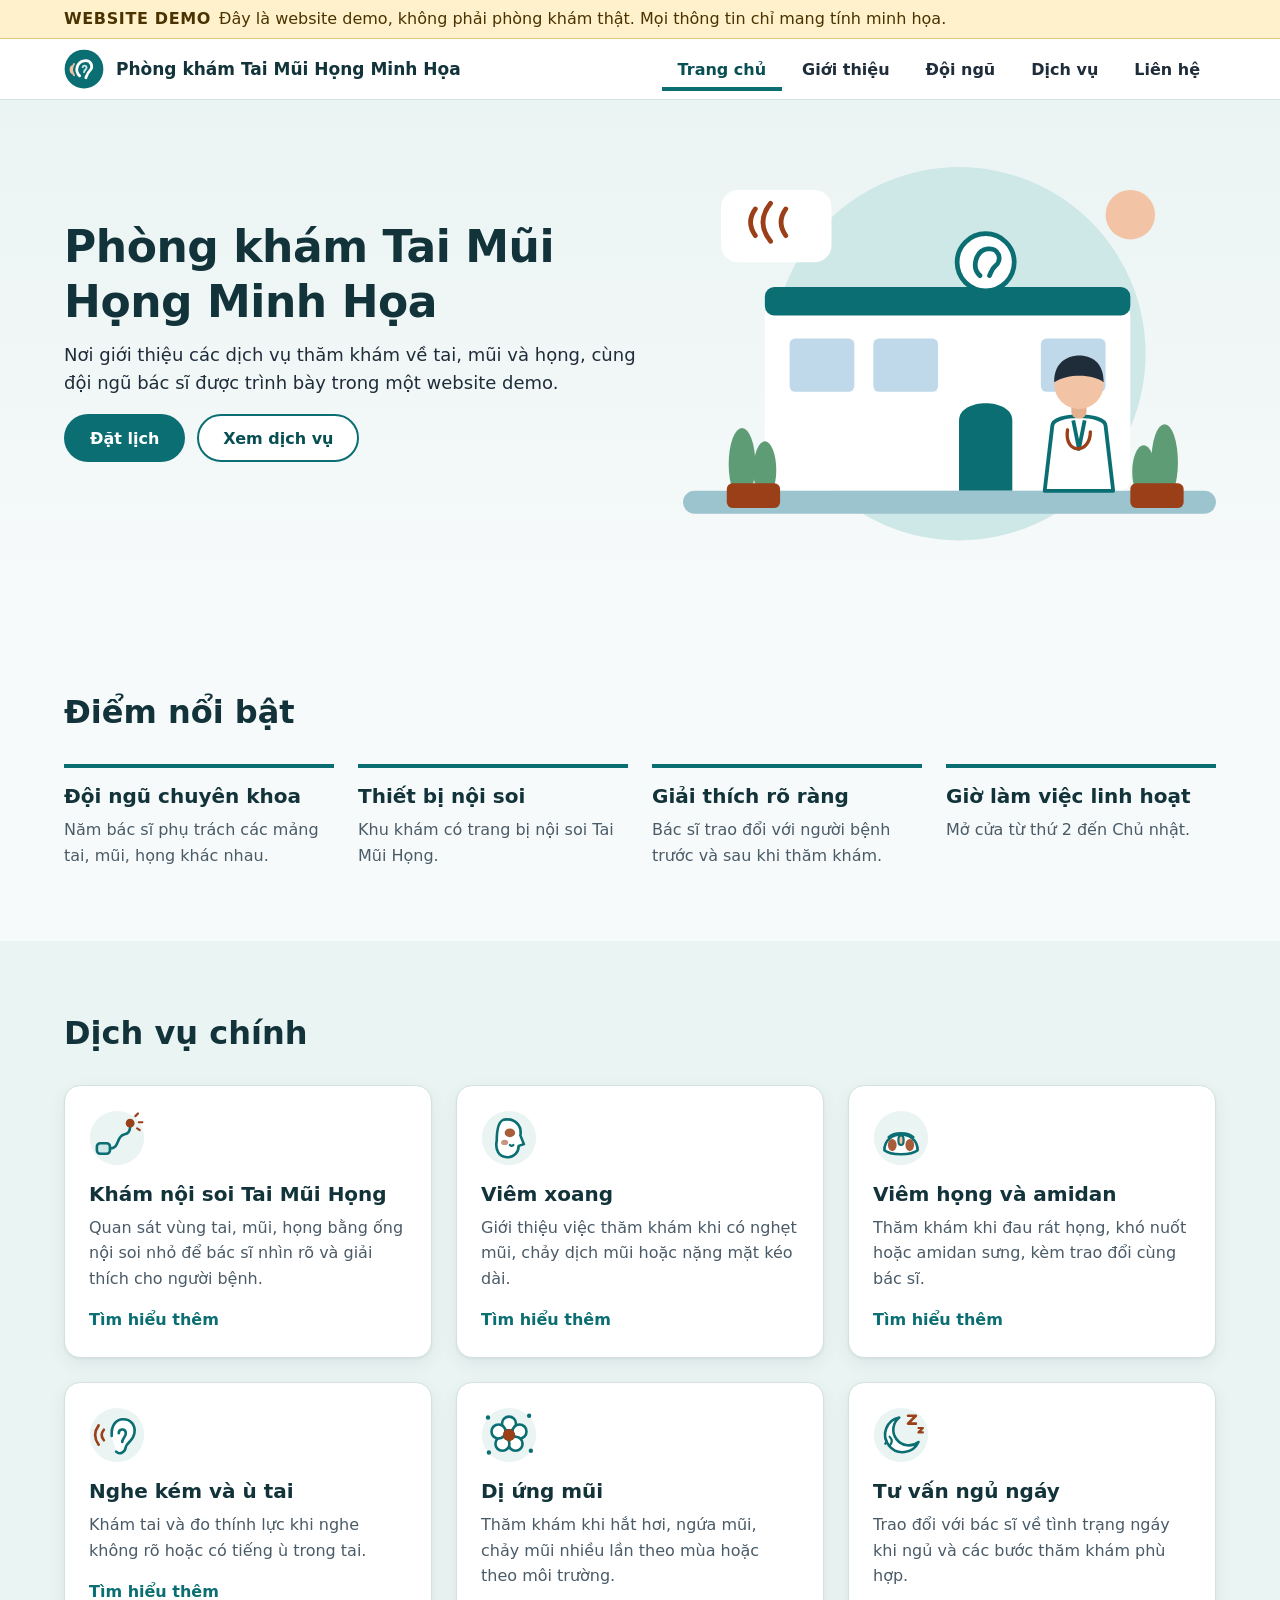
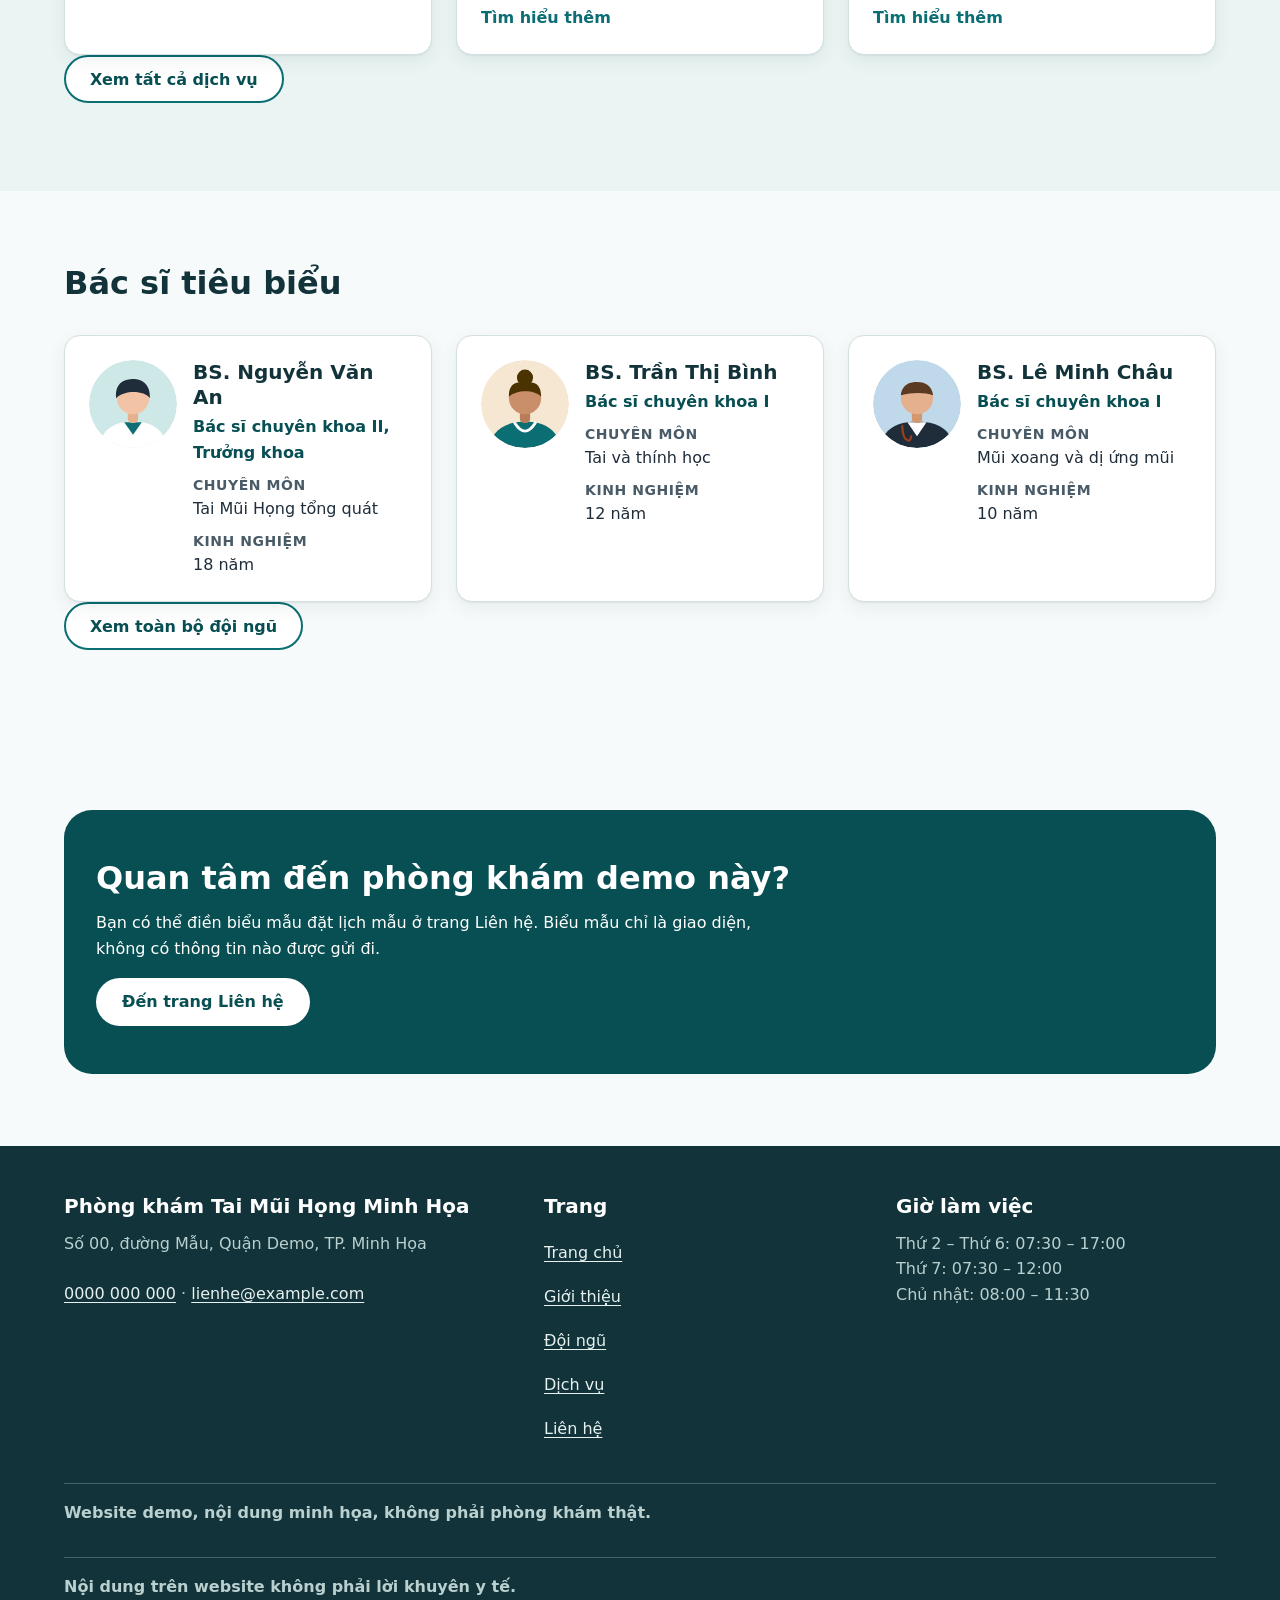
<file: site/index.html>
<!doctype html>
<html lang="vi">
<head>
<meta charset="utf-8">
<meta name="viewport" content="width=device-width, initial-scale=1">
<title>Phòng khám Tai Mũi Họng Minh Họa – Website demo</title>
<meta name="description" content="Trang giới thiệu minh họa của Phòng khám Tai Mũi Họng Minh Họa: dịch vụ, đội ngũ bác sĩ và thông tin liên hệ. Đây là website demo, không phải phòng khám thật.">
<meta name="robots" content="noindex">
<meta property="og:title" content="Phòng khám Tai Mũi Họng Minh Họa – Website demo"><meta property="og:description" content="Trang giới thiệu minh họa của Phòng khám Tai Mũi Họng Minh Họa: dịch vụ, đội ngũ bác sĩ và thông tin liên hệ. Đây là website demo, không phải phòng khám thật.">
<meta property="og:type" content="website"><meta property="og:locale" content="vi_VN">
<link rel="icon" href="assets/img/favicon.svg" type="image/svg+xml">
<link rel="stylesheet" href="assets/css/style.css">
<script src="assets/js/main.js"></script>
</head>
<body>
<a class="skip-link" href="#noi-dung">Bỏ qua để tới nội dung</a>
<div class="demo-banner" role="note" aria-label="Thông báo demo">
<div class="container"><strong>Website demo</strong> <span>Đây là website demo, không phải phòng khám thật. Mọi thông tin chỉ mang tính minh họa.</span></div>
</div>
<header class="site-header">
<div class="container header-inner">
<a class="brand" href="index.html"><img src="assets/img/logo.svg" alt="" width="40" height="40"><span>Phòng khám Tai Mũi Họng Minh Họa</span></a>
<button class="nav-toggle" type="button" aria-expanded="false" aria-controls="site-nav"><span class="nav-toggle-bars" aria-hidden="true"></span><span>Menu</span></button>
<nav class="site-nav" id="site-nav" aria-label="Điều hướng chính">
<ul>
<li><a href="index.html" aria-current="page">Trang chủ</a></li>
<li><a href="gioi-thieu.html">Giới thiệu</a></li>
<li><a href="doi-ngu.html">Đội ngũ</a></li>
<li><a href="dich-vu.html">Dịch vụ</a></li>
<li><a href="lien-he.html">Liên hệ</a></li>
</ul>
</nav>
</div>
</header>
<main id="noi-dung" tabindex="-1">
<section class="hero"><div class="container hero-inner">
<div>
<h1>Phòng khám Tai Mũi Họng Minh Họa</h1>
<p class="lead">Nơi giới thiệu các dịch vụ thăm khám về tai, mũi và họng, cùng đội ngũ bác sĩ được trình bày trong một website demo.</p>
<p class="btn-row"><a class="btn btn--primary" href="lien-he.html">Đặt lịch</a> <a class="btn btn--secondary" href="dich-vu.html">Xem dịch vụ</a></p>
</div>
<div class="hero-art"><img src="assets/img/hero.svg" alt="" width="540" height="420"></div>
</div></section>
<section class="section" aria-labelledby="noi-bat-title"><div class="container">
<div class="section-head"><h2 id="noi-bat-title">Điểm nổi bật</h2></div>
<div class="grid grid--4">
<div class="feature"><h3>Đội ngũ chuyên khoa</h3><p>Năm bác sĩ phụ trách các mảng tai, mũi, họng khác nhau.</p></div>
<div class="feature"><h3>Thiết bị nội soi</h3><p>Khu khám có trang bị nội soi Tai Mũi Họng.</p></div>
<div class="feature"><h3>Giải thích rõ ràng</h3><p>Bác sĩ trao đổi với người bệnh trước và sau khi thăm khám.</p></div>
<div class="feature"><h3>Giờ làm việc linh hoạt</h3><p>Mở cửa từ thứ 2 đến Chủ nhật.</p></div>
</div></div></section>
<section class="section section--tint" aria-labelledby="dich-vu-title"><div class="container">
<div class="section-head"><h2 id="dich-vu-title">Dịch vụ chính</h2></div>
<div class="grid grid--3">
<article class="card service-card"><img src="assets/img/icon-noi-soi.svg" alt="" width="56" height="56"><h3>Khám nội soi Tai Mũi Họng</h3><p>Quan sát vùng tai, mũi, họng bằng ống nội soi nhỏ để bác sĩ nhìn rõ và giải thích cho người bệnh.</p><a href="dich-vu.html#kham-noi-soi">Tìm hiểu thêm<span class="visually-hidden">: Khám nội soi Tai Mũi Họng</span></a></article>
<article class="card service-card"><img src="assets/img/icon-viem-xoang.svg" alt="" width="56" height="56"><h3>Viêm xoang</h3><p>Giới thiệu việc thăm khám khi có nghẹt mũi, chảy dịch mũi hoặc nặng mặt kéo dài.</p><a href="dich-vu.html#viem-xoang">Tìm hiểu thêm<span class="visually-hidden">: Viêm xoang</span></a></article>
<article class="card service-card"><img src="assets/img/icon-viem-hong.svg" alt="" width="56" height="56"><h3>Viêm họng và amidan</h3><p>Thăm khám khi đau rát họng, khó nuốt hoặc amidan sưng, kèm trao đổi cùng bác sĩ.</p><a href="dich-vu.html#viem-hong-amidan">Tìm hiểu thêm<span class="visually-hidden">: Viêm họng và amidan</span></a></article>
<article class="card service-card"><img src="assets/img/icon-nghe-kem.svg" alt="" width="56" height="56"><h3>Nghe kém và ù tai</h3><p>Khám tai và đo thính lực khi nghe không rõ hoặc có tiếng ù trong tai.</p><a href="dich-vu.html#nghe-kem-u-tai">Tìm hiểu thêm<span class="visually-hidden">: Nghe kém và ù tai</span></a></article>
<article class="card service-card"><img src="assets/img/icon-di-ung-mui.svg" alt="" width="56" height="56"><h3>Dị ứng mũi</h3><p>Thăm khám khi hắt hơi, ngứa mũi, chảy mũi nhiều lần theo mùa hoặc theo môi trường.</p><a href="dich-vu.html#di-ung-mui">Tìm hiểu thêm<span class="visually-hidden">: Dị ứng mũi</span></a></article>
<article class="card service-card"><img src="assets/img/icon-ngu-ngay.svg" alt="" width="56" height="56"><h3>Tư vấn ngủ ngáy</h3><p>Trao đổi với bác sĩ về tình trạng ngáy khi ngủ và các bước thăm khám phù hợp.</p><a href="dich-vu.html#tu-van-ngu-ngay">Tìm hiểu thêm<span class="visually-hidden">: Tư vấn ngủ ngáy</span></a></article>
</div>
<p class="btn-row"><a class="btn btn--secondary" href="dich-vu.html">Xem tất cả dịch vụ</a></p>
</div></section>
<section class="section" aria-labelledby="bac-si-title"><div class="container">
<div class="section-head"><h2 id="bac-si-title">Bác sĩ tiêu biểu</h2></div>
<div class="grid grid--3">
<article class="card doctor-card"><img src="assets/img/avatar-1.svg" alt="" width="88" height="88"><div><h3>BS. Nguyễn Văn An</h3><p class="doctor-role">Bác sĩ chuyên khoa II, Trưởng khoa</p><dl class="meta"><div><dt>Chuyên môn</dt><dd>Tai Mũi Họng tổng quát</dd></div><div><dt>Kinh nghiệm</dt><dd>18 năm</dd></div></dl></div></article>
<article class="card doctor-card"><img src="assets/img/avatar-2.svg" alt="" width="88" height="88"><div><h3>BS. Trần Thị Bình</h3><p class="doctor-role">Bác sĩ chuyên khoa I</p><dl class="meta"><div><dt>Chuyên môn</dt><dd>Tai và thính học</dd></div><div><dt>Kinh nghiệm</dt><dd>12 năm</dd></div></dl></div></article>
<article class="card doctor-card"><img src="assets/img/avatar-3.svg" alt="" width="88" height="88"><div><h3>BS. Lê Minh Châu</h3><p class="doctor-role">Bác sĩ chuyên khoa I</p><dl class="meta"><div><dt>Chuyên môn</dt><dd>Mũi xoang và dị ứng mũi</dd></div><div><dt>Kinh nghiệm</dt><dd>10 năm</dd></div></dl></div></article>
</div>
<p class="btn-row"><a class="btn btn--secondary" href="doi-ngu.html">Xem toàn bộ đội ngũ</a></p>
</div></section>
<section class="section" aria-labelledby="cta-title"><div class="container">
<div class="cta"><h2 id="cta-title">Quan tâm đến phòng khám demo này?</h2>
<p>Bạn có thể điền biểu mẫu đặt lịch mẫu ở trang Liên hệ. Biểu mẫu chỉ là giao diện, không có thông tin nào được gửi đi.</p>
<a class="btn btn--light" href="lien-he.html">Đến trang Liên hệ</a></div>
</div></section>
</main>
<footer class="site-footer">
<div class="container">
<div class="footer-grid">
<div>
<h2>Phòng khám Tai Mũi Họng Minh Họa</h2>
<p>Số 00, đường Mẫu, Quận Demo, TP. Minh Họa</p>
<p><a href="tel:0000000000">0000 000 000</a> · <a href="mailto:lienhe@example.com">lienhe@example.com</a></p>
</div>
<nav aria-label="Liên kết chân trang">
<h2>Trang</h2>
<ul>
<li><a href="index.html">Trang chủ</a></li><li><a href="gioi-thieu.html">Giới thiệu</a></li>
<li><a href="doi-ngu.html">Đội ngũ</a></li><li><a href="dich-vu.html">Dịch vụ</a></li>
<li><a href="lien-he.html">Liên hệ</a></li>
</ul>
</nav>
<div>
<h2>Giờ làm việc</h2>
<p>Thứ 2 – Thứ 6: 07:30 – 17:00<br>Thứ 7: 07:30 – 12:00<br>Chủ nhật: 08:00 – 11:30</p>
</div>
</div>
<p class="footer-demo">Website demo, nội dung minh họa, không phải phòng khám thật.</p>
<p class="footer-demo">Nội dung trên website không phải lời khuyên y tế.</p>
</div>
</footer>
</body>
</html>
</file>
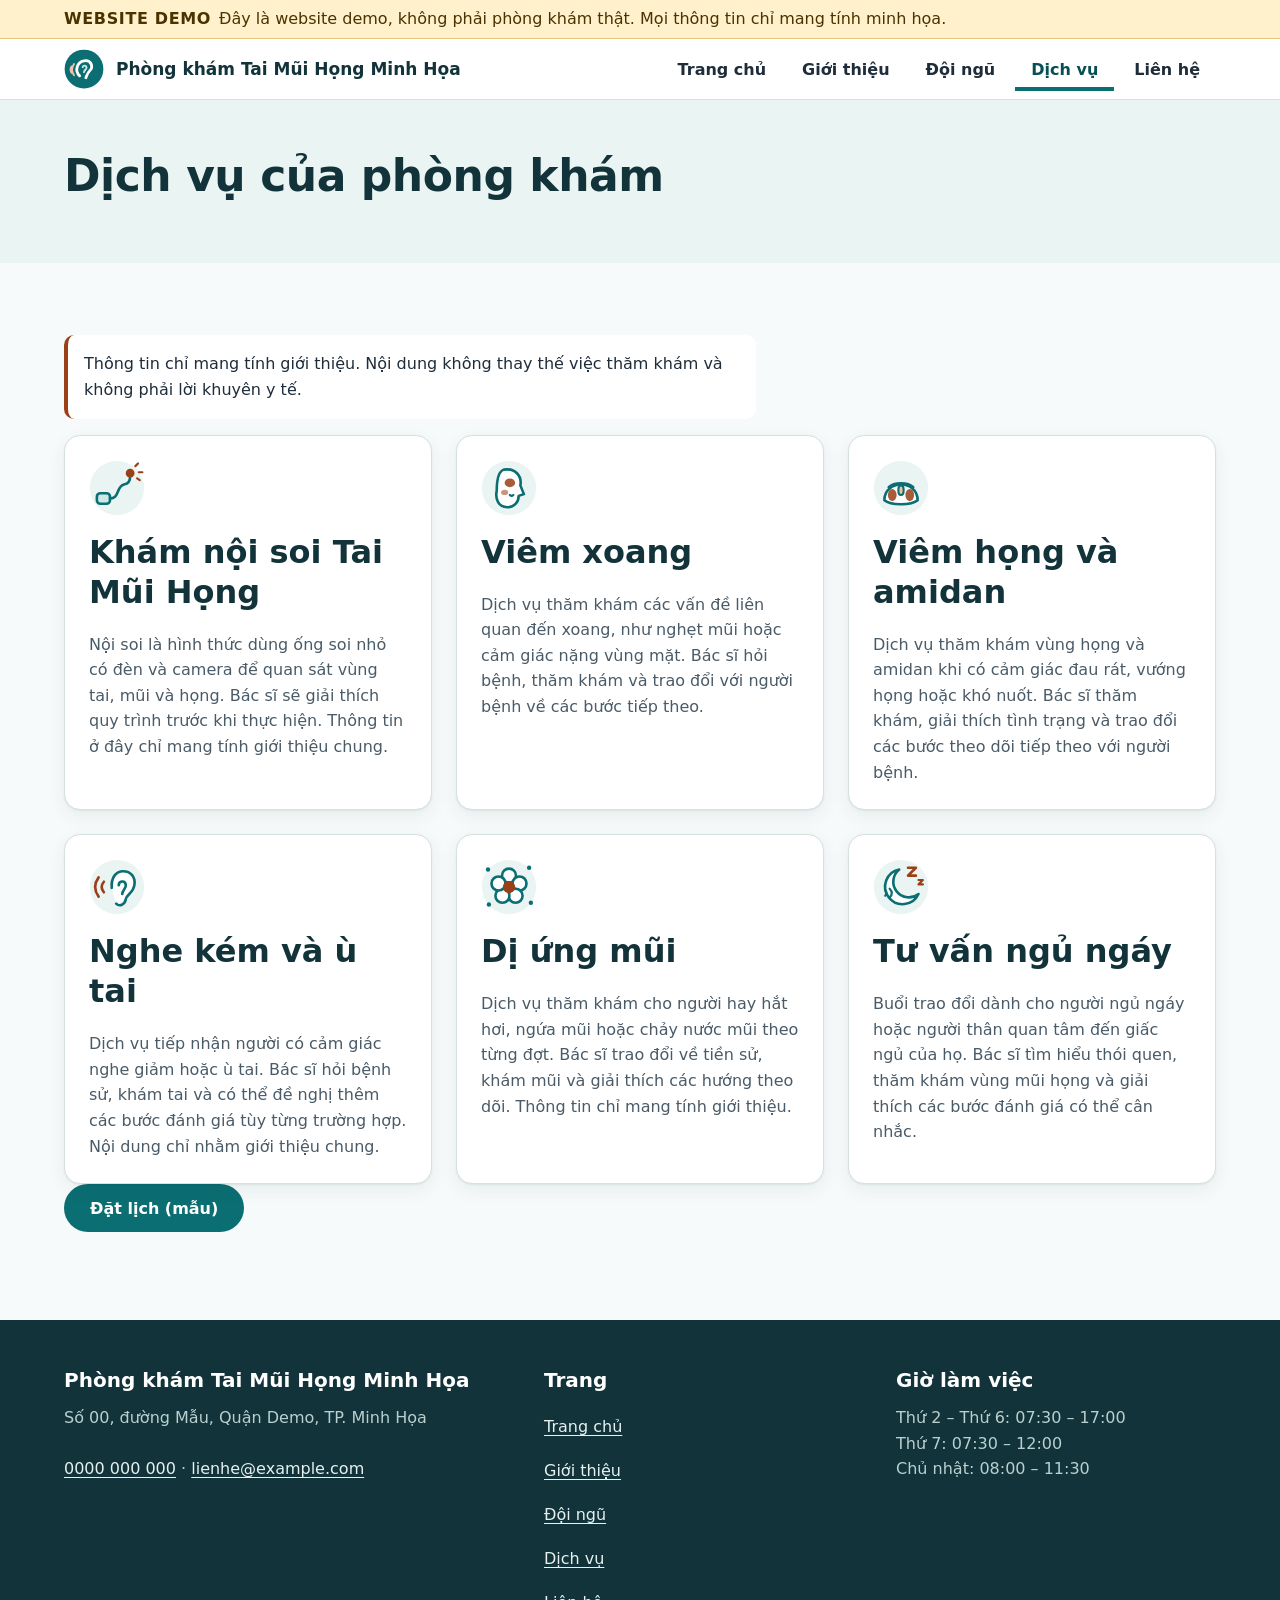
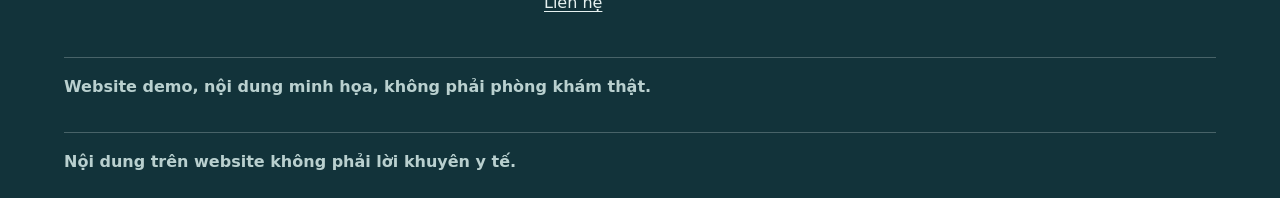
<file: site/dich-vu.html>
<!doctype html>
<html lang="vi">
<head>
<meta charset="utf-8">
<meta name="viewport" content="width=device-width, initial-scale=1">
<title>Dịch vụ – Phòng khám Tai Mũi Họng Minh Họa</title>
<meta name="description" content="Sáu dịch vụ thăm khám tai, mũi, họng của Phòng khám Tai Mũi Họng Minh Họa, trình bày ở mức giới thiệu chung trong website demo.">
<meta name="robots" content="noindex">
<meta property="og:title" content="Dịch vụ – Phòng khám Tai Mũi Họng Minh Họa"><meta property="og:description" content="Sáu dịch vụ thăm khám tai, mũi, họng của Phòng khám Tai Mũi Họng Minh Họa, trình bày ở mức giới thiệu chung trong website demo.">
<meta property="og:type" content="website"><meta property="og:locale" content="vi_VN">
<link rel="icon" href="assets/img/favicon.svg" type="image/svg+xml">
<link rel="stylesheet" href="assets/css/style.css">
<script src="assets/js/main.js"></script>
</head>
<body>
<a class="skip-link" href="#noi-dung">Bỏ qua để tới nội dung</a>
<div class="demo-banner" role="note" aria-label="Thông báo demo">
<div class="container"><strong>Website demo</strong> <span>Đây là website demo, không phải phòng khám thật. Mọi thông tin chỉ mang tính minh họa.</span></div>
</div>
<header class="site-header">
<div class="container header-inner">
<a class="brand" href="index.html"><img src="assets/img/logo.svg" alt="" width="40" height="40"><span>Phòng khám Tai Mũi Họng Minh Họa</span></a>
<button class="nav-toggle" type="button" aria-expanded="false" aria-controls="site-nav"><span class="nav-toggle-bars" aria-hidden="true"></span><span>Menu</span></button>
<nav class="site-nav" id="site-nav" aria-label="Điều hướng chính">
<ul>
<li><a href="index.html">Trang chủ</a></li>
<li><a href="gioi-thieu.html">Giới thiệu</a></li>
<li><a href="doi-ngu.html">Đội ngũ</a></li>
<li><a href="dich-vu.html" aria-current="page">Dịch vụ</a></li>
<li><a href="lien-he.html">Liên hệ</a></li>
</ul>
</nav>
</div>
</header>
<main id="noi-dung" tabindex="-1">
<section class="page-hero"><div class="container"><h1>Dịch vụ của phòng khám</h1></div></section>
<section class="section"><div class="container">
<p class="note" role="note">Thông tin chỉ mang tính giới thiệu. Nội dung không thay thế việc thăm khám và không phải lời khuyên y tế.</p>
<div class="grid grid--3">
<article class="card service-card" id="kham-noi-soi"><img src="assets/img/icon-noi-soi.svg" alt="" width="56" height="56"><h2>Khám nội soi Tai Mũi Họng</h2><p>Nội soi là hình thức dùng ống soi nhỏ có đèn và camera để quan sát vùng tai, mũi và họng. Bác sĩ sẽ giải thích quy trình trước khi thực hiện. Thông tin ở đây chỉ mang tính giới thiệu chung.</p></article>
<article class="card service-card" id="viem-xoang"><img src="assets/img/icon-viem-xoang.svg" alt="" width="56" height="56"><h2>Viêm xoang</h2><p>Dịch vụ thăm khám các vấn đề liên quan đến xoang, như nghẹt mũi hoặc cảm giác nặng vùng mặt. Bác sĩ hỏi bệnh, thăm khám và trao đổi với người bệnh về các bước tiếp theo.</p></article>
<article class="card service-card" id="viem-hong-amidan"><img src="assets/img/icon-viem-hong.svg" alt="" width="56" height="56"><h2>Viêm họng và amidan</h2><p>Dịch vụ thăm khám vùng họng và amidan khi có cảm giác đau rát, vướng họng hoặc khó nuốt. Bác sĩ thăm khám, giải thích tình trạng và trao đổi các bước theo dõi tiếp theo với người bệnh.</p></article>
<article class="card service-card" id="nghe-kem-u-tai"><img src="assets/img/icon-nghe-kem.svg" alt="" width="56" height="56"><h2>Nghe kém và ù tai</h2><p>Dịch vụ tiếp nhận người có cảm giác nghe giảm hoặc ù tai. Bác sĩ hỏi bệnh sử, khám tai và có thể đề nghị thêm các bước đánh giá tùy từng trường hợp. Nội dung chỉ nhằm giới thiệu chung.</p></article>
<article class="card service-card" id="di-ung-mui"><img src="assets/img/icon-di-ung-mui.svg" alt="" width="56" height="56"><h2>Dị ứng mũi</h2><p>Dịch vụ thăm khám cho người hay hắt hơi, ngứa mũi hoặc chảy nước mũi theo từng đợt. Bác sĩ trao đổi về tiền sử, khám mũi và giải thích các hướng theo dõi. Thông tin chỉ mang tính giới thiệu.</p></article>
<article class="card service-card" id="tu-van-ngu-ngay"><img src="assets/img/icon-ngu-ngay.svg" alt="" width="56" height="56"><h2>Tư vấn ngủ ngáy</h2><p>Buổi trao đổi dành cho người ngủ ngáy hoặc người thân quan tâm đến giấc ngủ của họ. Bác sĩ tìm hiểu thói quen, thăm khám vùng mũi họng và giải thích các bước đánh giá có thể cân nhắc.</p></article>
</div>
<p class="btn-row"><a class="btn btn--primary" href="lien-he.html">Đặt lịch (mẫu)</a></p>
</div></section>
</main>
<footer class="site-footer">
<div class="container">
<div class="footer-grid">
<div>
<h2>Phòng khám Tai Mũi Họng Minh Họa</h2>
<p>Số 00, đường Mẫu, Quận Demo, TP. Minh Họa</p>
<p><a href="tel:0000000000">0000 000 000</a> · <a href="mailto:lienhe@example.com">lienhe@example.com</a></p>
</div>
<nav aria-label="Liên kết chân trang">
<h2>Trang</h2>
<ul>
<li><a href="index.html">Trang chủ</a></li><li><a href="gioi-thieu.html">Giới thiệu</a></li>
<li><a href="doi-ngu.html">Đội ngũ</a></li><li><a href="dich-vu.html">Dịch vụ</a></li>
<li><a href="lien-he.html">Liên hệ</a></li>
</ul>
</nav>
<div>
<h2>Giờ làm việc</h2>
<p>Thứ 2 – Thứ 6: 07:30 – 17:00<br>Thứ 7: 07:30 – 12:00<br>Chủ nhật: 08:00 – 11:30</p>
</div>
</div>
<p class="footer-demo">Website demo, nội dung minh họa, không phải phòng khám thật.</p>
<p class="footer-demo">Nội dung trên website không phải lời khuyên y tế.</p>
</div>
</footer>
</body>
</html>
</file>
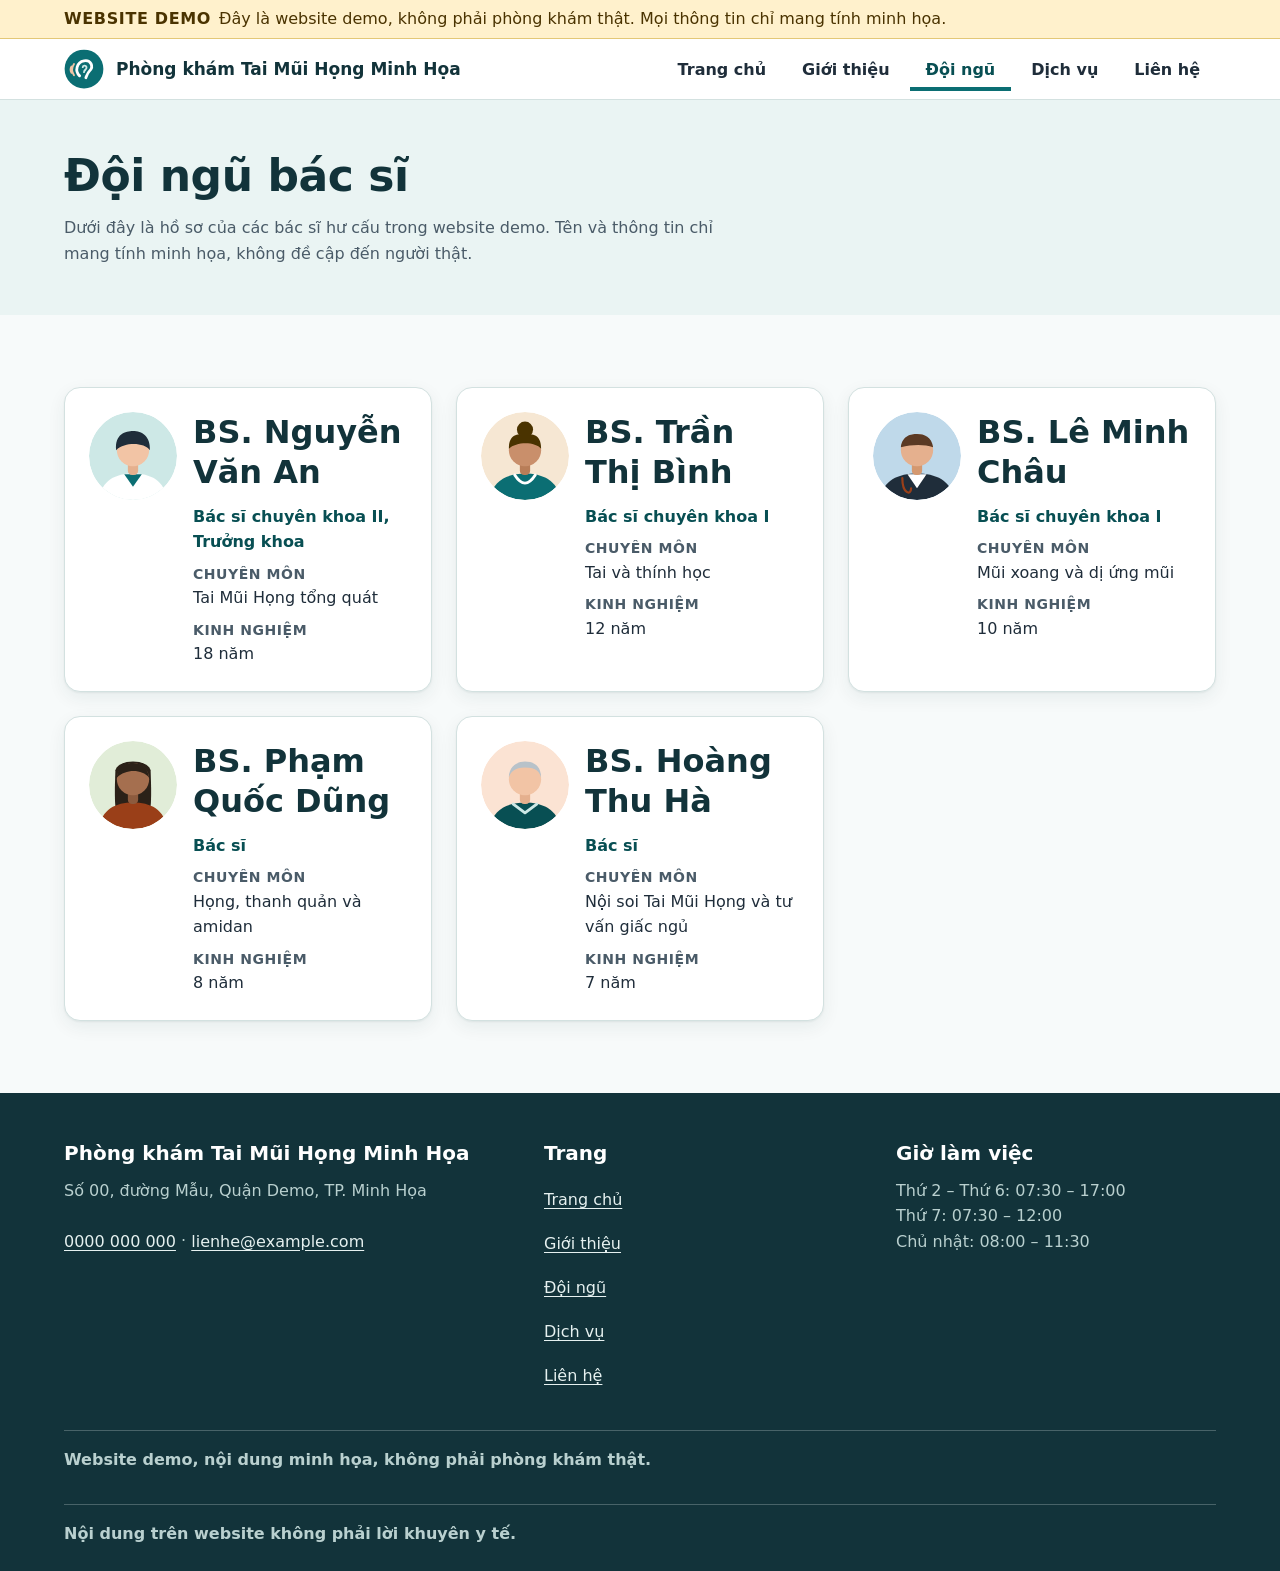
<file: site/doi-ngu.html>
<!doctype html>
<html lang="vi">
<head>
<meta charset="utf-8">
<meta name="viewport" content="width=device-width, initial-scale=1">
<title>Đội ngũ bác sĩ – Phòng khám Tai Mũi Họng Minh Họa</title>
<meta name="description" content="Hồ sơ năm bác sĩ hư cấu của Phòng khám Tai Mũi Họng Minh Họa, gồm chức danh, chuyên môn và kinh nghiệm. Nhân vật chỉ dùng cho website demo.">
<meta name="robots" content="noindex">
<meta property="og:title" content="Đội ngũ bác sĩ – Phòng khám Tai Mũi Họng Minh Họa"><meta property="og:description" content="Hồ sơ năm bác sĩ hư cấu của Phòng khám Tai Mũi Họng Minh Họa, gồm chức danh, chuyên môn và kinh nghiệm. Nhân vật chỉ dùng cho website demo.">
<meta property="og:type" content="website"><meta property="og:locale" content="vi_VN">
<link rel="icon" href="assets/img/favicon.svg" type="image/svg+xml">
<link rel="stylesheet" href="assets/css/style.css">
<script src="assets/js/main.js"></script>
</head>
<body>
<a class="skip-link" href="#noi-dung">Bỏ qua để tới nội dung</a>
<div class="demo-banner" role="note" aria-label="Thông báo demo">
<div class="container"><strong>Website demo</strong> <span>Đây là website demo, không phải phòng khám thật. Mọi thông tin chỉ mang tính minh họa.</span></div>
</div>
<header class="site-header">
<div class="container header-inner">
<a class="brand" href="index.html"><img src="assets/img/logo.svg" alt="" width="40" height="40"><span>Phòng khám Tai Mũi Họng Minh Họa</span></a>
<button class="nav-toggle" type="button" aria-expanded="false" aria-controls="site-nav"><span class="nav-toggle-bars" aria-hidden="true"></span><span>Menu</span></button>
<nav class="site-nav" id="site-nav" aria-label="Điều hướng chính">
<ul>
<li><a href="index.html">Trang chủ</a></li>
<li><a href="gioi-thieu.html">Giới thiệu</a></li>
<li><a href="doi-ngu.html" aria-current="page">Đội ngũ</a></li>
<li><a href="dich-vu.html">Dịch vụ</a></li>
<li><a href="lien-he.html">Liên hệ</a></li>
</ul>
</nav>
</div>
</header>
<main id="noi-dung" tabindex="-1">
<section class="page-hero"><div class="container"><h1>Đội ngũ bác sĩ</h1>
<p>Dưới đây là hồ sơ của các bác sĩ hư cấu trong website demo. Tên và thông tin chỉ mang tính minh họa, không đề cập đến người thật.</p></div></section>
<section class="section" aria-label="Danh sách bác sĩ"><div class="container">
<div class="grid grid--3">
<article class="card doctor-card"><img src="assets/img/avatar-1.svg" alt="" width="88" height="88"><div><h2>BS. Nguyễn Văn An</h2><p class="doctor-role">Bác sĩ chuyên khoa II, Trưởng khoa</p><dl class="meta"><div><dt>Chuyên môn</dt><dd>Tai Mũi Họng tổng quát</dd></div><div><dt>Kinh nghiệm</dt><dd>18 năm</dd></div></dl></div></article>
<article class="card doctor-card"><img src="assets/img/avatar-2.svg" alt="" width="88" height="88"><div><h2>BS. Trần Thị Bình</h2><p class="doctor-role">Bác sĩ chuyên khoa I</p><dl class="meta"><div><dt>Chuyên môn</dt><dd>Tai và thính học</dd></div><div><dt>Kinh nghiệm</dt><dd>12 năm</dd></div></dl></div></article>
<article class="card doctor-card"><img src="assets/img/avatar-3.svg" alt="" width="88" height="88"><div><h2>BS. Lê Minh Châu</h2><p class="doctor-role">Bác sĩ chuyên khoa I</p><dl class="meta"><div><dt>Chuyên môn</dt><dd>Mũi xoang và dị ứng mũi</dd></div><div><dt>Kinh nghiệm</dt><dd>10 năm</dd></div></dl></div></article>
<article class="card doctor-card"><img src="assets/img/avatar-4.svg" alt="" width="88" height="88"><div><h2>BS. Phạm Quốc Dũng</h2><p class="doctor-role">Bác sĩ</p><dl class="meta"><div><dt>Chuyên môn</dt><dd>Họng, thanh quản và amidan</dd></div><div><dt>Kinh nghiệm</dt><dd>8 năm</dd></div></dl></div></article>
<article class="card doctor-card"><img src="assets/img/avatar-5.svg" alt="" width="88" height="88"><div><h2>BS. Hoàng Thu Hà</h2><p class="doctor-role">Bác sĩ</p><dl class="meta"><div><dt>Chuyên môn</dt><dd>Nội soi Tai Mũi Họng và tư vấn giấc ngủ</dd></div><div><dt>Kinh nghiệm</dt><dd>7 năm</dd></div></dl></div></article>
</div></div></section>
</main>
<footer class="site-footer">
<div class="container">
<div class="footer-grid">
<div>
<h2>Phòng khám Tai Mũi Họng Minh Họa</h2>
<p>Số 00, đường Mẫu, Quận Demo, TP. Minh Họa</p>
<p><a href="tel:0000000000">0000 000 000</a> · <a href="mailto:lienhe@example.com">lienhe@example.com</a></p>
</div>
<nav aria-label="Liên kết chân trang">
<h2>Trang</h2>
<ul>
<li><a href="index.html">Trang chủ</a></li><li><a href="gioi-thieu.html">Giới thiệu</a></li>
<li><a href="doi-ngu.html">Đội ngũ</a></li><li><a href="dich-vu.html">Dịch vụ</a></li>
<li><a href="lien-he.html">Liên hệ</a></li>
</ul>
</nav>
<div>
<h2>Giờ làm việc</h2>
<p>Thứ 2 – Thứ 6: 07:30 – 17:00<br>Thứ 7: 07:30 – 12:00<br>Chủ nhật: 08:00 – 11:30</p>
</div>
</div>
<p class="footer-demo">Website demo, nội dung minh họa, không phải phòng khám thật.</p>
<p class="footer-demo">Nội dung trên website không phải lời khuyên y tế.</p>
</div>
</footer>
</body>
</html>
</file>
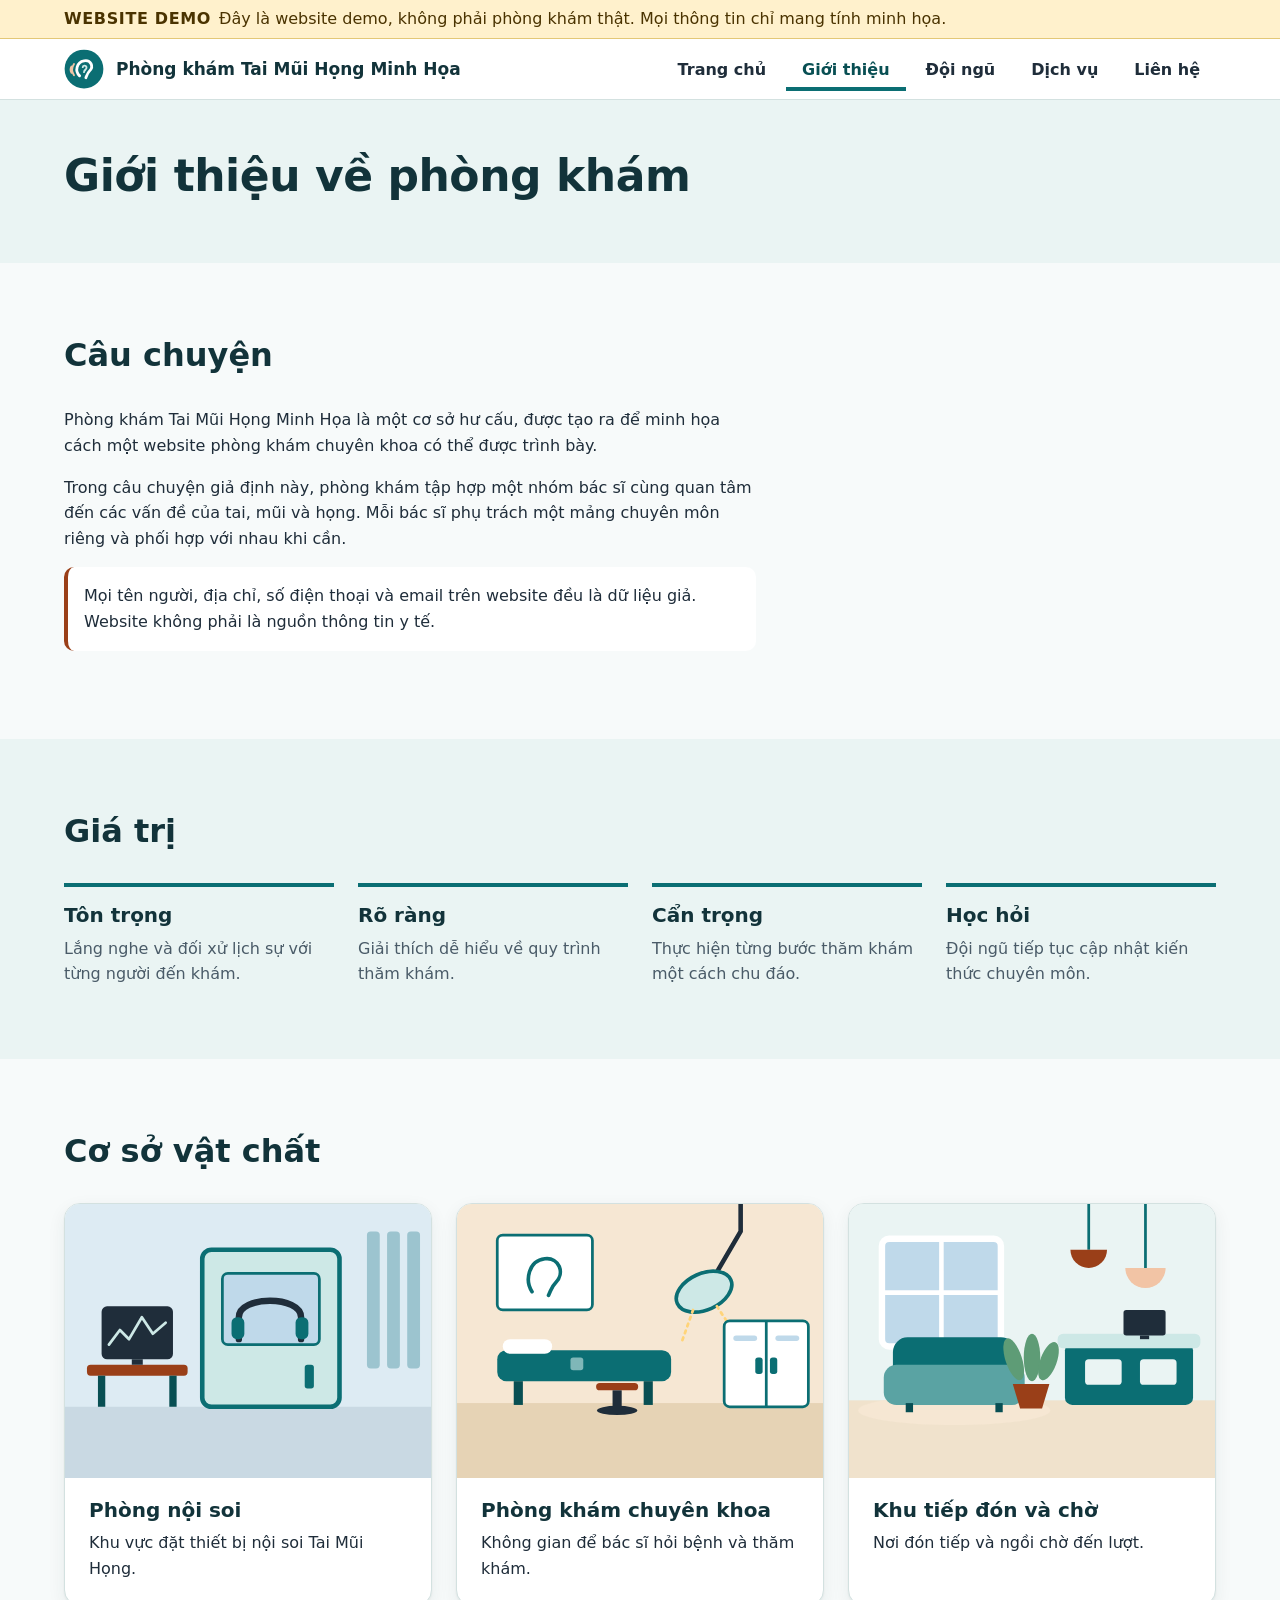
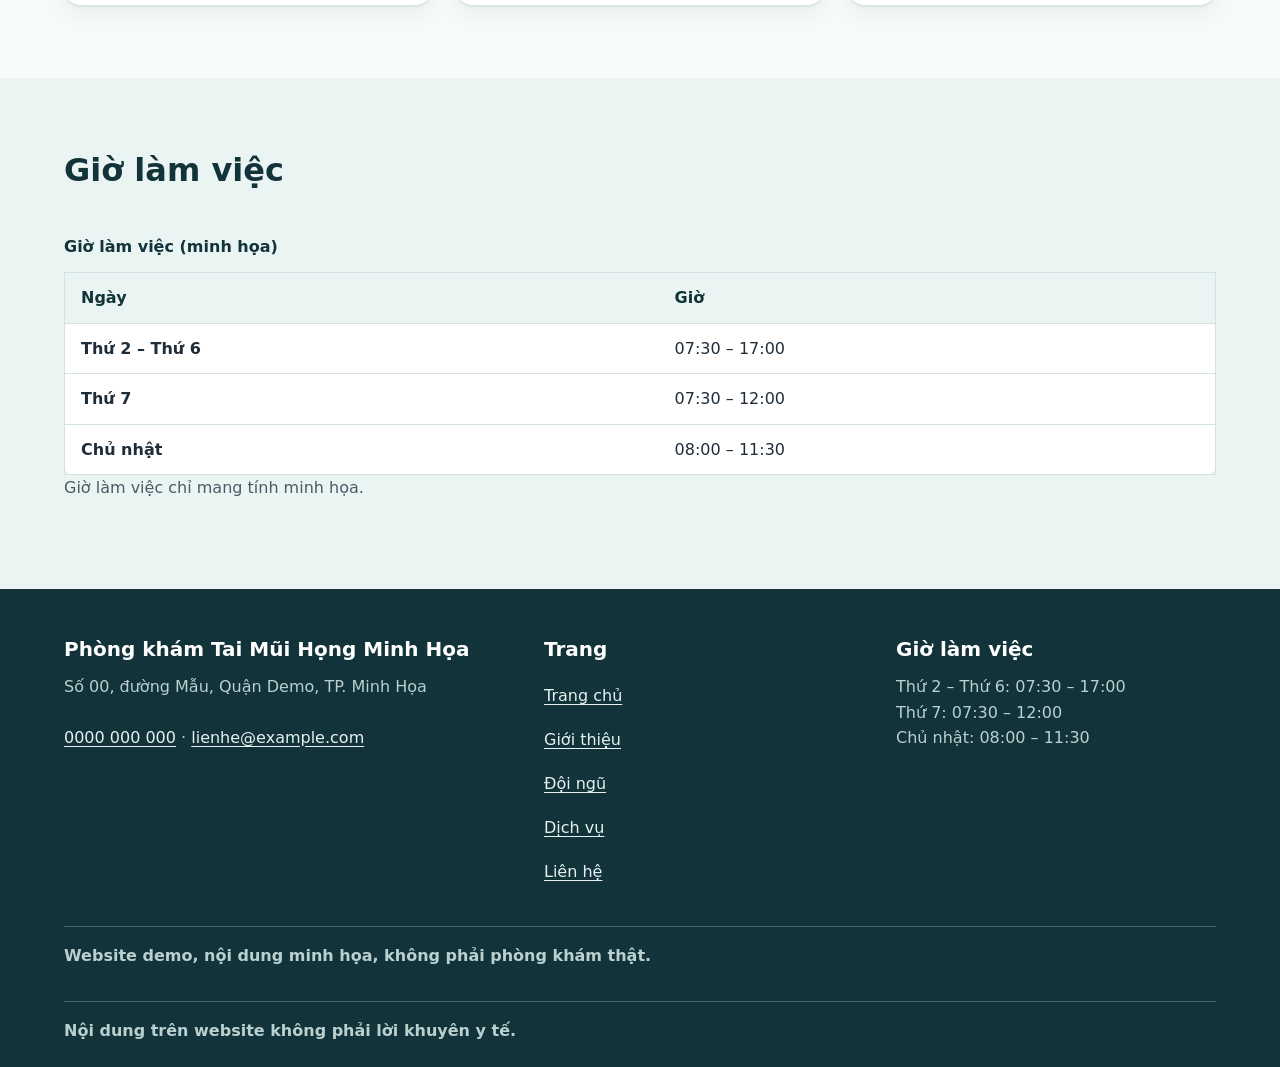
<file: site/gioi-thieu.html>
<!doctype html>
<html lang="vi">
<head>
<meta charset="utf-8">
<meta name="viewport" content="width=device-width, initial-scale=1">
<title>Giới thiệu – Phòng khám Tai Mũi Họng Minh Họa</title>
<meta name="description" content="Câu chuyện, giá trị, cơ sở vật chất và giờ làm việc của Phòng khám Tai Mũi Họng Minh Họa, một phòng khám hư cấu dùng cho website demo.">
<meta name="robots" content="noindex">
<meta property="og:title" content="Giới thiệu – Phòng khám Tai Mũi Họng Minh Họa"><meta property="og:description" content="Câu chuyện, giá trị, cơ sở vật chất và giờ làm việc của Phòng khám Tai Mũi Họng Minh Họa, một phòng khám hư cấu dùng cho website demo.">
<meta property="og:type" content="website"><meta property="og:locale" content="vi_VN">
<link rel="icon" href="assets/img/favicon.svg" type="image/svg+xml">
<link rel="stylesheet" href="assets/css/style.css">
<script src="assets/js/main.js"></script>
</head>
<body>
<a class="skip-link" href="#noi-dung">Bỏ qua để tới nội dung</a>
<div class="demo-banner" role="note" aria-label="Thông báo demo">
<div class="container"><strong>Website demo</strong> <span>Đây là website demo, không phải phòng khám thật. Mọi thông tin chỉ mang tính minh họa.</span></div>
</div>
<header class="site-header">
<div class="container header-inner">
<a class="brand" href="index.html"><img src="assets/img/logo.svg" alt="" width="40" height="40"><span>Phòng khám Tai Mũi Họng Minh Họa</span></a>
<button class="nav-toggle" type="button" aria-expanded="false" aria-controls="site-nav"><span class="nav-toggle-bars" aria-hidden="true"></span><span>Menu</span></button>
<nav class="site-nav" id="site-nav" aria-label="Điều hướng chính">
<ul>
<li><a href="index.html">Trang chủ</a></li>
<li><a href="gioi-thieu.html" aria-current="page">Giới thiệu</a></li>
<li><a href="doi-ngu.html">Đội ngũ</a></li>
<li><a href="dich-vu.html">Dịch vụ</a></li>
<li><a href="lien-he.html">Liên hệ</a></li>
</ul>
</nav>
</div>
</header>
<main id="noi-dung" tabindex="-1">
<section class="page-hero"><div class="container"><h1>Giới thiệu về phòng khám</h1></div></section>
<section class="section" aria-labelledby="cau-chuyen-title"><div class="container">
<div class="section-head"><h2 id="cau-chuyen-title">Câu chuyện</h2></div>
<p>Phòng khám Tai Mũi Họng Minh Họa là một cơ sở hư cấu, được tạo ra để minh họa cách một website phòng khám chuyên khoa có thể được trình bày.</p>
<p>Trong câu chuyện giả định này, phòng khám tập hợp một nhóm bác sĩ cùng quan tâm đến các vấn đề của tai, mũi và họng. Mỗi bác sĩ phụ trách một mảng chuyên môn riêng và phối hợp với nhau khi cần.</p>
<p class="note">Mọi tên người, địa chỉ, số điện thoại và email trên website đều là dữ liệu giả. Website không phải là nguồn thông tin y tế.</p>
</div></section>
<section class="section section--tint" aria-labelledby="gia-tri-title"><div class="container">
<div class="section-head"><h2 id="gia-tri-title">Giá trị</h2></div>
<div class="grid grid--4">
<div class="feature"><h3>Tôn trọng</h3><p>Lắng nghe và đối xử lịch sự với từng người đến khám.</p></div>
<div class="feature"><h3>Rõ ràng</h3><p>Giải thích dễ hiểu về quy trình thăm khám.</p></div>
<div class="feature"><h3>Cẩn trọng</h3><p>Thực hiện từng bước thăm khám một cách chu đáo.</p></div>
<div class="feature"><h3>Học hỏi</h3><p>Đội ngũ tiếp tục cập nhật kiến thức chuyên môn.</p></div>
</div></div></section>
<section class="section" aria-labelledby="co-so-title"><div class="container">
<div class="section-head"><h2 id="co-so-title">Cơ sở vật chất</h2></div>
<div class="grid grid--3">
<figure class="facility"><img src="assets/img/facility-phong-do-thinh-luc.svg" alt="Minh họa phòng nội soi" width="400" height="300"><figcaption><strong>Phòng nội soi</strong>Khu vực đặt thiết bị nội soi Tai Mũi Họng.</figcaption></figure>
<figure class="facility"><img src="assets/img/facility-phong-kham.svg" alt="Minh họa phòng khám chuyên khoa" width="400" height="300"><figcaption><strong>Phòng khám chuyên khoa</strong>Không gian để bác sĩ hỏi bệnh và thăm khám.</figcaption></figure>
<figure class="facility"><img src="assets/img/facility-phong-cho.svg" alt="Minh họa khu tiếp đón và chờ" width="400" height="300"><figcaption><strong>Khu tiếp đón và chờ</strong>Nơi đón tiếp và ngồi chờ đến lượt.</figcaption></figure>
</div></div></section>
<section class="section section--tint" aria-labelledby="gio-title"><div class="container">
<div class="section-head"><h2 id="gio-title">Giờ làm việc</h2></div>
<div class="table-wrap"><table class="hours"><caption>Giờ làm việc (minh họa)</caption>
<thead><tr><th scope="col">Ngày</th><th scope="col">Giờ</th></tr></thead>
<tbody><tr><th scope="row">Thứ 2 – Thứ 6</th><td>07:30 – 17:00</td></tr><tr><th scope="row">Thứ 7</th><td>07:30 – 12:00</td></tr><tr><th scope="row">Chủ nhật</th><td>08:00 – 11:30</td></tr></tbody></table></div>
<p class="muted">Giờ làm việc chỉ mang tính minh họa.</p>
</div></section>
</main>
<footer class="site-footer">
<div class="container">
<div class="footer-grid">
<div>
<h2>Phòng khám Tai Mũi Họng Minh Họa</h2>
<p>Số 00, đường Mẫu, Quận Demo, TP. Minh Họa</p>
<p><a href="tel:0000000000">0000 000 000</a> · <a href="mailto:lienhe@example.com">lienhe@example.com</a></p>
</div>
<nav aria-label="Liên kết chân trang">
<h2>Trang</h2>
<ul>
<li><a href="index.html">Trang chủ</a></li><li><a href="gioi-thieu.html">Giới thiệu</a></li>
<li><a href="doi-ngu.html">Đội ngũ</a></li><li><a href="dich-vu.html">Dịch vụ</a></li>
<li><a href="lien-he.html">Liên hệ</a></li>
</ul>
</nav>
<div>
<h2>Giờ làm việc</h2>
<p>Thứ 2 – Thứ 6: 07:30 – 17:00<br>Thứ 7: 07:30 – 12:00<br>Chủ nhật: 08:00 – 11:30</p>
</div>
</div>
<p class="footer-demo">Website demo, nội dung minh họa, không phải phòng khám thật.</p>
<p class="footer-demo">Nội dung trên website không phải lời khuyên y tế.</p>
</div>
</footer>
</body>
</html>
</file>
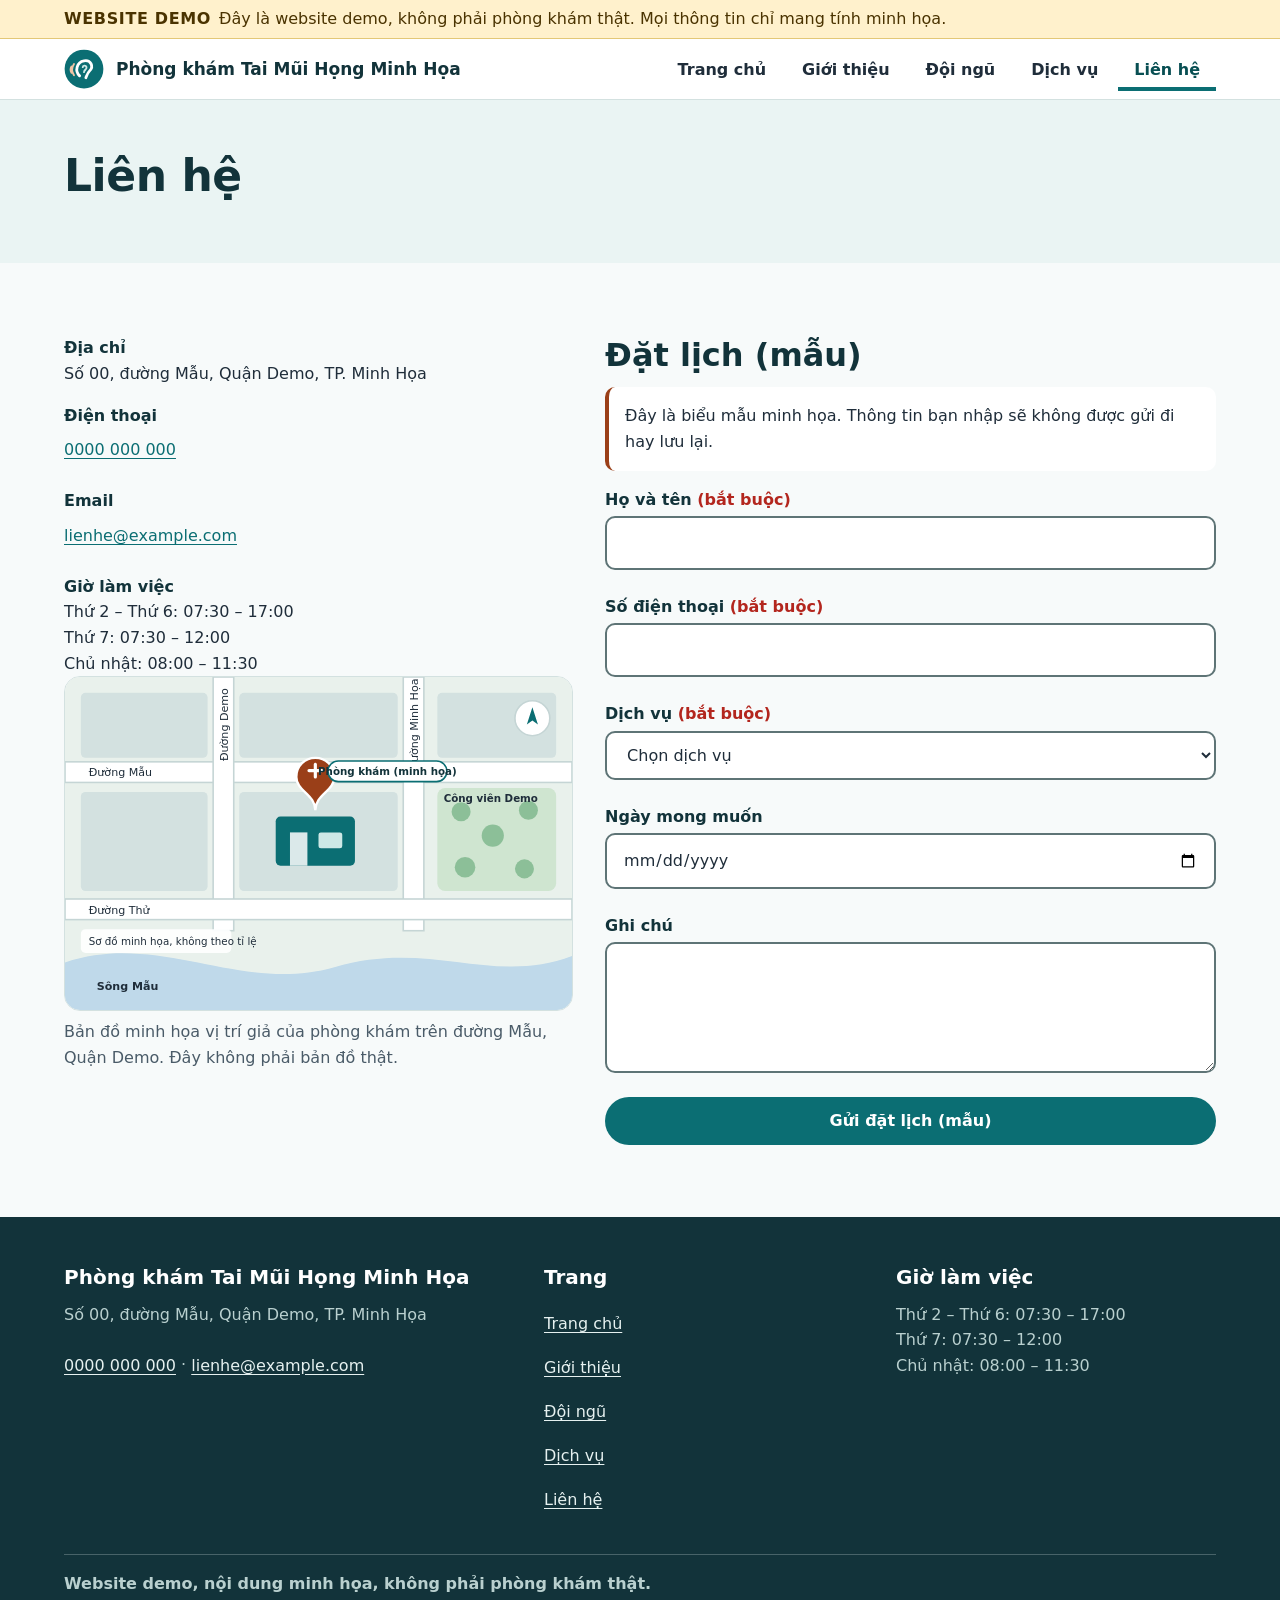
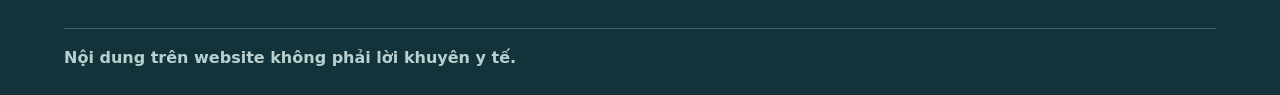
<file: site/lien-he.html>
<!doctype html>
<html lang="vi">
<head>
<meta charset="utf-8">
<meta name="viewport" content="width=device-width, initial-scale=1">
<title>Liên hệ và đặt lịch – Phòng khám Tai Mũi Họng Minh Họa</title>
<meta name="description" content="Địa chỉ, số điện thoại, email, giờ làm việc giả và biểu mẫu đặt lịch mẫu của Phòng khám Tai Mũi Họng Minh Họa. Website demo, không phải phòng khám thật.">
<meta name="robots" content="noindex">
<meta property="og:title" content="Liên hệ và đặt lịch – Phòng khám Tai Mũi Họng Minh Họa"><meta property="og:description" content="Địa chỉ, số điện thoại, email, giờ làm việc giả và biểu mẫu đặt lịch mẫu của Phòng khám Tai Mũi Họng Minh Họa. Website demo, không phải phòng khám thật.">
<meta property="og:type" content="website"><meta property="og:locale" content="vi_VN">
<link rel="icon" href="assets/img/favicon.svg" type="image/svg+xml">
<link rel="stylesheet" href="assets/css/style.css">
<script src="assets/js/main.js"></script>
</head>
<body>
<a class="skip-link" href="#noi-dung">Bỏ qua để tới nội dung</a>
<div class="demo-banner" role="note" aria-label="Thông báo demo">
<div class="container"><strong>Website demo</strong> <span>Đây là website demo, không phải phòng khám thật. Mọi thông tin chỉ mang tính minh họa.</span></div>
</div>
<header class="site-header">
<div class="container header-inner">
<a class="brand" href="index.html"><img src="assets/img/logo.svg" alt="" width="40" height="40"><span>Phòng khám Tai Mũi Họng Minh Họa</span></a>
<button class="nav-toggle" type="button" aria-expanded="false" aria-controls="site-nav"><span class="nav-toggle-bars" aria-hidden="true"></span><span>Menu</span></button>
<nav class="site-nav" id="site-nav" aria-label="Điều hướng chính">
<ul>
<li><a href="index.html">Trang chủ</a></li>
<li><a href="gioi-thieu.html">Giới thiệu</a></li>
<li><a href="doi-ngu.html">Đội ngũ</a></li>
<li><a href="dich-vu.html">Dịch vụ</a></li>
<li><a href="lien-he.html" aria-current="page">Liên hệ</a></li>
</ul>
</nav>
</div>
</header>
<main id="noi-dung" tabindex="-1">
<section class="page-hero"><div class="container"><h1>Liên hệ</h1></div></section>
<section class="section"><div class="container contact-layout">
<div>
<dl class="contact-list">
<div><dt>Địa chỉ</dt><dd>Số 00, đường Mẫu, Quận Demo, TP. Minh Họa</dd></div>
<div><dt>Điện thoại</dt><dd><a href="tel:0000000000">0000 000 000</a></dd></div>
<div><dt>Email</dt><dd><a href="mailto:lienhe@example.com">lienhe@example.com</a></dd></div>
<div><dt>Giờ làm việc</dt><dd>Thứ 2 – Thứ 6: 07:30 – 17:00<br>Thứ 7: 07:30 – 12:00<br>Chủ nhật: 08:00 – 11:30</dd></div>
</dl>
<figure class="map-figure"><img src="assets/img/map.svg" alt="Bản đồ minh họa: phòng khám ở gần ngã tư Đường Mẫu và Đường Demo, cạnh công viên Demo" width="640" height="420"><figcaption>Bản đồ minh họa vị trí giả của phòng khám trên đường Mẫu, Quận Demo. Đây không phải bản đồ thật.</figcaption></figure>
</div>
<div>
<h2>Đặt lịch (mẫu)</h2>
<p class="note" role="note">Đây là biểu mẫu minh họa. Thông tin bạn nhập sẽ không được gửi đi hay lưu lại.</p>
<form class="form" novalidate>
<div class="field"><label for="ho-ten">Họ và tên <span class="req">(bắt buộc)</span></label>
<input id="ho-ten" name="ho-ten" type="text" autocomplete="name" required aria-describedby="loi-ho-ten">
<p class="field-error" id="loi-ho-ten" hidden>Vui lòng nhập họ và tên.</p></div>
<div class="field"><label for="so-dien-thoai">Số điện thoại <span class="req">(bắt buộc)</span></label>
<input id="so-dien-thoai" name="so-dien-thoai" type="tel" autocomplete="tel" required aria-describedby="loi-sdt">
<p class="field-error" id="loi-sdt" hidden>Vui lòng nhập số điện thoại, ví dụ 0000 000 000.</p></div>
<div class="field"><label for="dich-vu">Dịch vụ <span class="req">(bắt buộc)</span></label>
<select id="dich-vu" name="dich-vu" required aria-describedby="loi-dich-vu">
<option value="">Chọn dịch vụ</option>
<option>Khám nội soi Tai Mũi Họng</option>
<option>Viêm xoang</option>
<option>Viêm họng và amidan</option>
<option>Nghe kém và ù tai</option>
<option>Dị ứng mũi</option>
<option>Tư vấn ngủ ngáy</option>
</select>
<p class="field-error" id="loi-dich-vu" hidden>Vui lòng chọn một dịch vụ.</p></div>
<div class="field"><label for="ngay">Ngày mong muốn</label><input id="ngay" name="ngay" type="date"></div>
<div class="field"><label for="ghi-chu">Ghi chú</label><textarea id="ghi-chu" name="ghi-chu" rows="4"></textarea></div>
<button class="btn btn--primary" type="submit">Gửi đặt lịch (mẫu)</button>
<div class="alert alert--success" role="status" tabindex="-1" hidden>Đây là bản demo, thông tin của bạn chưa được gửi hay lưu ở đâu cả.</div>
</form>
</div>
</div></section>
</main>
<footer class="site-footer">
<div class="container">
<div class="footer-grid">
<div>
<h2>Phòng khám Tai Mũi Họng Minh Họa</h2>
<p>Số 00, đường Mẫu, Quận Demo, TP. Minh Họa</p>
<p><a href="tel:0000000000">0000 000 000</a> · <a href="mailto:lienhe@example.com">lienhe@example.com</a></p>
</div>
<nav aria-label="Liên kết chân trang">
<h2>Trang</h2>
<ul>
<li><a href="index.html">Trang chủ</a></li><li><a href="gioi-thieu.html">Giới thiệu</a></li>
<li><a href="doi-ngu.html">Đội ngũ</a></li><li><a href="dich-vu.html">Dịch vụ</a></li>
<li><a href="lien-he.html">Liên hệ</a></li>
</ul>
</nav>
<div>
<h2>Giờ làm việc</h2>
<p>Thứ 2 – Thứ 6: 07:30 – 17:00<br>Thứ 7: 07:30 – 12:00<br>Chủ nhật: 08:00 – 11:30</p>
</div>
</div>
<p class="footer-demo">Website demo, nội dung minh họa, không phải phòng khám thật.</p>
<p class="footer-demo">Nội dung trên website không phải lời khuyên y tế.</p>
</div>
</footer>
<script src="assets/js/form.js"></script>
</body>
</html>
</file>
<file: site/assets/css/style.css>
/* Phòng khám Tai Mũi Họng (DEMO) - style.css
   Mobile-first từ 360px. Không phông/tài nguyên ngoài. Tham chiếu: design-tmh-demo.md
   Quy ước: .js trên <html> do main.js thêm; menu thu gọn điều khiển bằng aria-expanded. */

:root {
  /* Màu (cặp tương phản ghi trong design-tmh-demo.md, mục 2) */
  --c-bg: #f7fafa;
  --c-surface: #ffffff;
  --c-tint: #eaf4f3;
  --c-text: #1f2d3a;
  --c-heading: #12333a;
  --c-muted: #4a5b68;
  --c-primary: #0b6e73;
  --c-primary-dark: #084f53;
  --c-on-primary: #ffffff;
  --c-accent: #9a3f18;
  --c-border: #d3e1e0;
  --c-input-border: #5e7476;
  --c-demo-bg: #fff1cc;
  --c-demo-text: #4a3300;
  --c-demo-line: #e3c877;
  --c-footer-bg: #12333a;
  --c-footer-text: #e6f1f0;
  --c-footer-muted: #b9d0cf;
  --c-error: #b3261e;
  --c-error-bg: #fdecea;
  --c-success: #1b5e36;
  --c-success-bg: #e6f4ea;
  --c-focus: #1a4fb5;
  --c-focus-dark: #ffd479;

  /* Chữ */
  --font: system-ui, -apple-system, "Segoe UI", Roboto, "Helvetica Neue", Arial, "Noto Sans", sans-serif;
  --fs-base: 1rem;
  --fs-lead: 1.125rem;
  --fs-h3: 1.25rem;
  --fs-h2: clamp(1.5rem, 1.2rem + 1.2vw, 2rem);
  --fs-h1: clamp(1.75rem, 1.3rem + 2.2vw, 2.75rem);
  --lh: 1.6;

  /* Khoảng cách, bo góc, bóng */
  --s-1: 0.25rem;
  --s-2: 0.5rem;
  --s-3: 0.75rem;
  --s-4: 1rem;
  --s-5: 1.5rem;
  --s-6: 2rem;
  --s-7: 3rem;
  --s-8: 4.5rem;
  --r-sm: 10px;
  --r-md: 16px;
  --r-lg: 28px;
  --shadow: 0 1px 2px rgba(18, 51, 58, 0.06), 0 6px 18px rgba(18, 51, 58, 0.07);
  --tap: 44px;
  --maxw: 72rem;
}

/* ---------- Nền ---------- */
*, *::before, *::after { box-sizing: border-box; }
html { -webkit-text-size-adjust: 100%; scroll-padding-top: var(--s-4); }
body {
  margin: 0;
  font-family: var(--font);
  font-size: var(--fs-base);
  line-height: var(--lh);
  color: var(--c-text);
  background: var(--c-bg);
}
img, svg { display: block; max-width: 100%; height: auto; }
h1, h2, h3 { color: var(--c-heading); line-height: 1.25; margin: 0 0 var(--s-3); }
h1 { font-size: var(--fs-h1); letter-spacing: -0.01em; }
h2 { font-size: var(--fs-h2); }
h3 { font-size: var(--fs-h3); }
p { margin: 0 0 var(--s-4); max-width: 68ch; }
ul, ol { margin: 0 0 var(--s-4); padding-left: 1.25rem; }
a { color: var(--c-primary); text-underline-offset: 0.2em; }
a:hover { color: var(--c-primary-dark); text-decoration-thickness: 2px; }
[hidden] { display: none !important; }
main:focus { outline: none; }

:focus-visible { outline: 3px solid var(--c-focus); outline-offset: 3px; }
.site-footer :focus-visible, .cta :focus-visible { outline-color: var(--c-focus-dark); }

.container { width: min(100% - 2rem, var(--maxw)); margin-inline: auto; }
.visually-hidden {
  position: absolute !important; width: 1px; height: 1px; margin: -1px; padding: 0;
  overflow: hidden; clip: rect(0 0 0 0); white-space: nowrap; border: 0;
}
.skip-link {
  position: absolute; left: var(--s-2); top: -5rem; z-index: 100;
  min-height: var(--tap); display: inline-flex; align-items: center; padding: 0 var(--s-4);
  background: var(--c-heading); color: #fff; font-weight: 700; border-radius: var(--r-sm);
}
.skip-link:focus { top: var(--s-2); color: #fff; }

/* ---------- Dải demo (FR-01) ---------- */
.demo-banner {
  background: var(--c-demo-bg); color: var(--c-demo-text);
  border-bottom: 1px solid var(--c-demo-line); line-height: 1.4;
}
.demo-banner .container { padding-block: var(--s-2); display: flex; flex-wrap: wrap; gap: 0 var(--s-2); align-items: baseline; }
.demo-banner strong { text-transform: uppercase; letter-spacing: 0.04em; }

/* ---------- Header và điều hướng (FR-02) ---------- */
.site-header { background: var(--c-surface); border-bottom: 1px solid var(--c-border); }
.header-inner { display: flex; flex-wrap: wrap; align-items: center; justify-content: space-between; gap: var(--s-2) var(--s-4); padding-block: var(--s-2); }
.brand {
  display: inline-flex; align-items: center; gap: var(--s-3); min-height: var(--tap);
  color: var(--c-heading); font-weight: 700; font-size: 1.0625rem; line-height: 1.2; text-decoration: none;
}
.brand:hover { color: var(--c-primary-dark); }
.brand img { width: 40px; height: 40px; flex: none; }

.nav-toggle { display: none; }
.js .nav-toggle {
  display: inline-flex; align-items: center; gap: var(--s-2); min-height: var(--tap); min-width: var(--tap);
  padding: 0 var(--s-4); font: inherit; font-weight: 700; color: var(--c-heading);
  background: var(--c-surface); border: 2px solid var(--c-primary); border-radius: 999px; cursor: pointer;
}
.nav-toggle-bars, .nav-toggle-bars::before, .nav-toggle-bars::after {
  display: block; width: 18px; height: 2px; background: currentColor; border-radius: 2px; content: ""; position: relative;
}
.nav-toggle-bars::before { position: absolute; top: -6px; }
.nav-toggle-bars::after { position: absolute; top: 6px; }
.nav-toggle[aria-expanded="true"] .nav-toggle-bars { background: transparent; }
.nav-toggle[aria-expanded="true"] .nav-toggle-bars::before { top: 0; transform: rotate(45deg); }
.nav-toggle[aria-expanded="true"] .nav-toggle-bars::after { top: 0; transform: rotate(-45deg); }

.site-nav { flex-basis: 100%; }
.js .nav-toggle[aria-expanded="false"] ~ .site-nav { display: none; }
.site-nav ul { list-style: none; margin: 0; padding: 0 0 var(--s-2); display: grid; gap: var(--s-1); }
.site-nav a {
  display: flex; align-items: center; min-height: var(--tap); padding: var(--s-2) var(--s-4);
  border-radius: var(--r-sm); color: var(--c-text); font-weight: 600; text-decoration: none;
}
.site-nav a:hover { background: var(--c-tint); color: var(--c-primary-dark); }
.site-nav a[aria-current="page"] { background: var(--c-tint); color: var(--c-primary-dark); box-shadow: inset 4px 0 0 var(--c-primary); }

/* ---------- Nút ---------- */
.btn {
  display: inline-flex; align-items: center; justify-content: center; gap: var(--s-2);
  min-height: 48px; min-width: var(--tap); padding: 0 var(--s-5);
  font: inherit; font-weight: 700; line-height: 1.2; text-align: center; text-decoration: none; cursor: pointer;
  border: 2px solid transparent; border-radius: 999px;
  transition: background-color 0.18s ease, color 0.18s ease, border-color 0.18s ease;
}
.btn--primary { background: var(--c-primary); color: var(--c-on-primary); }
.btn--primary:hover { background: var(--c-primary-dark); color: var(--c-on-primary); }
.btn--secondary { background: var(--c-surface); color: var(--c-primary-dark); border-color: var(--c-primary); }
.btn--secondary:hover { background: var(--c-tint); color: var(--c-primary-dark); }
.btn--light { background: #fff; color: var(--c-primary-dark); }
.btn--light:hover { background: var(--c-tint); color: var(--c-primary-dark); }
.btn-row { display: flex; flex-wrap: wrap; gap: var(--s-3); }

/* ---------- Khối trang ---------- */
.section { padding-block: var(--s-7); }
.section--tint { background: var(--c-tint); }
.section-head { margin-bottom: var(--s-6); }
.section-head p { color: var(--c-muted); }
.eyebrow { margin: 0 0 var(--s-2); color: var(--c-accent); font-weight: 700; text-transform: uppercase; letter-spacing: 0.06em; font-size: 0.9375rem; }
.lead { font-size: var(--fs-lead); }
.muted { color: var(--c-muted); }
.badge { display: inline-block; padding: 0 var(--s-3); border-radius: 999px; background: var(--c-demo-bg); color: var(--c-demo-text); font-size: 0.875rem; font-weight: 700; }
.note { padding: var(--s-4); background: var(--c-surface); border-left: 4px solid var(--c-accent); border-radius: var(--r-sm); }

.hero { background: linear-gradient(180deg, var(--c-tint) 0%, var(--c-bg) 100%); padding-block: var(--s-7) var(--s-8); }
.hero-inner { display: grid; gap: var(--s-6); align-items: center; }
.hero-art img { width: 100%; max-width: 34rem; margin-inline: auto; }
.page-hero { background: var(--c-tint); padding-block: var(--s-6); }
.page-hero p { margin-bottom: 0; color: var(--c-muted); }

.grid { display: grid; gap: var(--s-5); }

.card {
  position: relative; background: var(--c-surface); border: 1px solid var(--c-border);
  border-radius: var(--r-md); padding: var(--s-5); box-shadow: var(--shadow);
}
.card > :last-child { margin-bottom: 0; }

/* Thẻ dịch vụ */
.service-card { display: flex; flex-direction: column; gap: var(--s-2); transition: transform 0.2s ease, box-shadow 0.2s ease; }
.service-card:hover { transform: translateY(-3px); }
.service-card img { width: 56px; height: 56px; margin-bottom: var(--s-2); }
.service-card h3 { margin-bottom: 0; }
.service-card p { color: var(--c-muted); margin-bottom: var(--s-2); }
.service-card a { font-weight: 700; text-decoration: none; }
.service-card a:hover { text-decoration: underline; }
.service-card a::after { content: ""; position: absolute; inset: 0; border-radius: var(--r-md); } /* cả thẻ là vùng chạm */
.service-card a:focus-visible { outline: none; }
.service-card a:focus-visible::after { outline: 3px solid var(--c-focus); outline-offset: 3px; }

/* Hồ sơ bác sĩ */
.doctor-card { display: grid; grid-template-columns: 88px 1fr; gap: var(--s-4); align-items: start; }
.doctor-card img { width: 88px; height: 88px; border-radius: 50%; }
.doctor-card h3 { margin-bottom: var(--s-1); }
.doctor-role { margin: 0 0 var(--s-2); color: var(--c-primary-dark); font-weight: 700; }
.meta { margin: 0; display: grid; gap: var(--s-2); }
.meta dt { font-size: 0.875rem; font-weight: 700; color: var(--c-muted); text-transform: uppercase; letter-spacing: 0.04em; }
.meta dd { margin: 0; }

/* Điểm nổi bật, giá trị */
.feature { padding: var(--s-4) 0 0; border-top: 4px solid var(--c-primary); }
.feature h3 { margin-bottom: var(--s-2); }
.feature p { margin-bottom: 0; color: var(--c-muted); }
.feature-list { list-style: none; margin: 0; padding: 0; }

/* Cơ sở vật chất */
.facility { margin: 0; background: var(--c-surface); border: 1px solid var(--c-border); border-radius: var(--r-md); overflow: hidden; box-shadow: var(--shadow); }
.facility img { width: 100%; aspect-ratio: 4 / 3; object-fit: cover; background: var(--c-tint); }
.facility figcaption { padding: var(--s-4) var(--s-5) var(--s-5); }
.facility figcaption strong { display: block; color: var(--c-heading); font-size: var(--fs-h3); margin-bottom: var(--s-1); }

/* Bảng giờ làm việc */
.table-wrap { overflow-x: auto; }
.hours { width: 100%; border-collapse: collapse; background: var(--c-surface); border: 1px solid var(--c-border); border-radius: var(--r-sm); }
.hours caption { padding: var(--s-3) 0; text-align: left; font-weight: 700; color: var(--c-heading); }
.hours th, .hours td { padding: var(--s-3) var(--s-4); text-align: left; border-bottom: 1px solid var(--c-border); }
.hours thead th { background: var(--c-tint); color: var(--c-heading); }
.hours tbody th { font-weight: 600; }

/* Liên hệ */
.contact-list { margin: 0; display: grid; gap: var(--s-4); }
.contact-list dt { font-weight: 700; color: var(--c-heading); }
.contact-list dd { margin: 0; overflow-wrap: anywhere; }
.contact-list a { display: inline-flex; align-items: center; min-height: var(--tap); }
.map-figure { margin: 0; }
.map-figure img { width: 100%; border: 1px solid var(--c-border); border-radius: var(--r-md); background: var(--c-surface); }
.map-figure figcaption { margin-top: var(--s-2); color: var(--c-muted); }

/* Biểu mẫu đặt lịch (FR-08) */
.form { display: grid; gap: var(--s-5); }
.field label { display: block; margin-bottom: var(--s-1); font-weight: 600; color: var(--c-heading); }
.field .req { color: var(--c-error); font-weight: 700; }
.field-hint { margin: 0 0 var(--s-1); color: var(--c-muted); }
.field input, .field select, .field textarea {
  display: block; width: 100%; min-height: 48px; padding: var(--s-3) var(--s-4);
  font: inherit; color: var(--c-text); background: var(--c-surface);
  border: 2px solid var(--c-input-border); border-radius: var(--r-sm);
}
.field textarea { min-height: 7.5rem; resize: vertical; }
.field input:focus-visible, .field select:focus-visible, .field textarea:focus-visible { outline: 3px solid var(--c-focus); outline-offset: 2px; border-color: var(--c-focus); }
.field [aria-invalid="true"] { border-color: var(--c-error); background: var(--c-error-bg); }
.field-error { margin: var(--s-1) 0 0; color: var(--c-error); font-weight: 700; }
.field-error::before { content: "Lỗi: "; }
.alert { padding: var(--s-4) var(--s-5); border-radius: var(--r-sm); border: 2px solid; font-weight: 600; }
.alert--success { background: var(--c-success-bg); color: var(--c-success); border-color: var(--c-success); }

/* Khối kêu gọi */
.cta { background: var(--c-primary-dark); color: #fff; border-radius: var(--r-lg); padding: var(--s-6) var(--s-5); }
.cta h2 { color: #fff; }
.cta p { color: #fff; }

/* ---------- Footer ---------- */
.site-footer { background: var(--c-footer-bg); color: var(--c-footer-text); padding-block: var(--s-7) var(--s-5); }
.site-footer h2 { color: #fff; font-size: var(--fs-h3); }
.site-footer a { color: var(--c-footer-text); display: inline-flex; align-items: center; min-height: var(--tap); }
.site-footer a:hover { color: #fff; text-decoration-thickness: 2px; }
.site-footer ul { list-style: none; margin: 0; padding: 0; }
.site-footer p { color: var(--c-footer-muted); }
.footer-grid { display: grid; gap: var(--s-6); }
.footer-demo { margin: var(--s-6) 0 0; padding-top: var(--s-4); border-top: 1px solid rgba(230, 241, 240, 0.25); color: var(--c-footer-text); font-weight: 600; max-width: none; }

/* ---------- Màn hình rộng ---------- */
@media (min-width: 600px) {
  .grid--2, .grid--3, .grid--4 { grid-template-columns: repeat(2, 1fr); }
  .footer-grid { grid-template-columns: repeat(2, 1fr); }
  .cta { padding: var(--s-7) var(--s-6); }
}
@media (min-width: 768px) {
  .section { padding-block: var(--s-8); }
  .page-hero { padding-block: var(--s-7); }
  .js .nav-toggle { display: none; }
  .js .nav-toggle[aria-expanded="false"] ~ .site-nav { display: block; }
  .site-nav { flex-basis: auto; }
  .site-nav ul { display: flex; gap: var(--s-1); padding: 0; }
  .site-nav a[aria-current="page"] { background: transparent; box-shadow: inset 0 -4px 0 var(--c-primary); border-radius: var(--r-sm) var(--r-sm) 0 0; }
  .site-nav a[aria-current="page"]:hover { background: var(--c-tint); }
}
@media (min-width: 960px) {
  .hero-inner { grid-template-columns: 1.1fr 1fr; }
  .grid--3 { grid-template-columns: repeat(3, 1fr); }
  .grid--4 { grid-template-columns: repeat(4, 1fr); }
  .footer-grid { grid-template-columns: 1.4fr 1fr 1fr; }
  .contact-layout { display: grid; grid-template-columns: 1fr 1.2fr; gap: var(--s-6); align-items: start; }
}

/* ---------- Giảm chuyển động ---------- */
@media (prefers-reduced-motion: reduce) {
  *, *::before, *::after { transition: none !important; animation: none !important; scroll-behavior: auto !important; }
  .service-card:hover { transform: none; }
}
</file>
